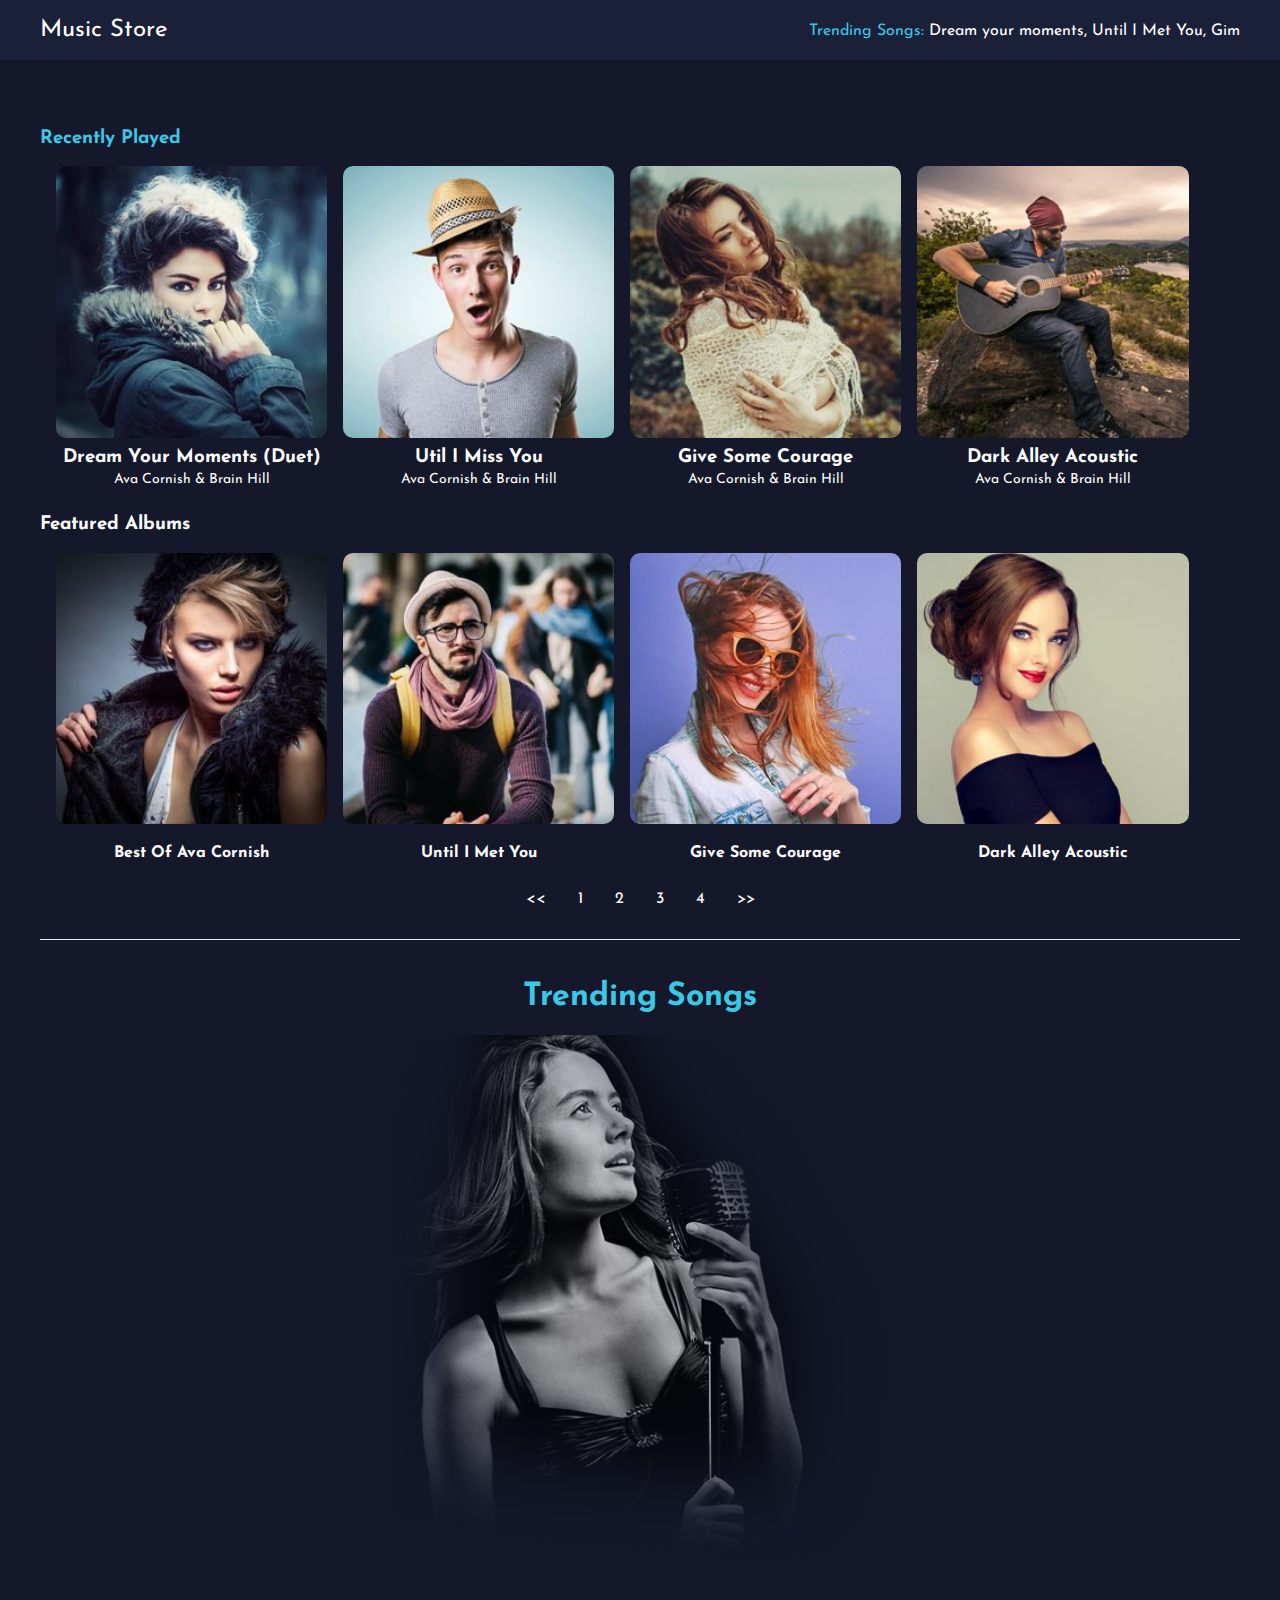
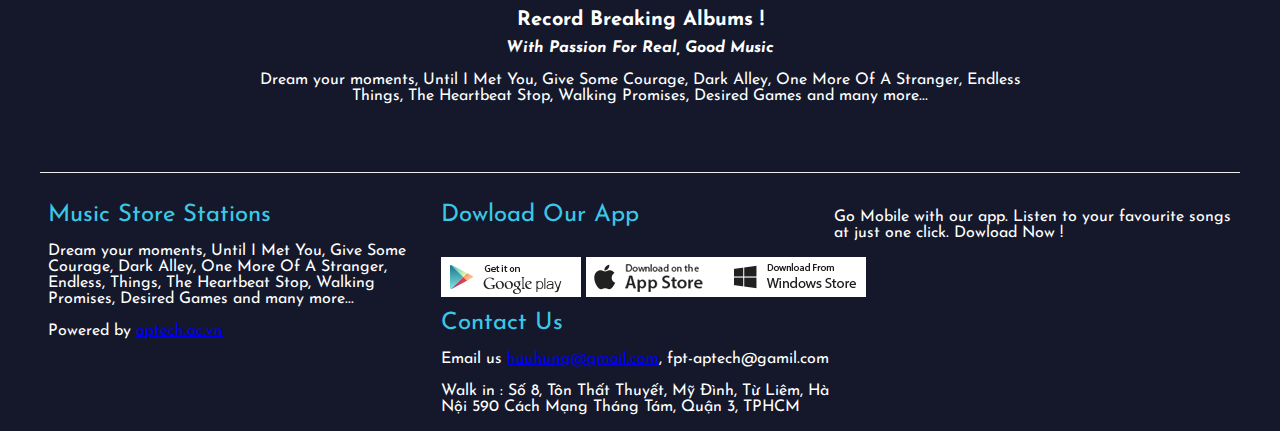
<file: index.html>
<!DOCTYPE html>
<html lang="en">
<head>
    <meta charset="UTF-8">
    <title>Music Store</title>
    <link href="https://fonts.googleapis.com/css2?family=Josefin+Sans:wght@400;500;600;700&display=swap" rel="stylesheet">
    <link rel="stylesheet" href="css/style.css">

</head>
<body>
<div class="top">
    <div class="header padding-16">
        <div class="logo">
            Music Store
        </div>
        <div class="ms_top_trend">
            <span class="ms-color">Trending Songs:</span> Dream your moments, Until I Met You, Gim
        </div>
    </div>
</div>
<div class="main">
    <div class="ms-heading">
        <h3 class="ms-color">Recently Played</h3>
    </div>
    <div class="row padding-16">
        <div class="item">
            <img src="img/r_music1.jpg" >
            <h3>Dream Your Moments (Duet)</h3>
            <p>Ava Cornish & Brain Hill</p>
        </div>
        <div class="item">
            <img src="img/r_music2.jpg" >
            <h3>Util I Miss You</h3>
            <p>Ava Cornish & Brain Hill</p>
        </div>
        <div class="item">
            <img src="img/r_music3.jpg" >
            <h3>Give Some Courage</h3>
            <p>Ava Cornish & Brain Hill</p>
        </div>
        <div class="item">
            <img src="img/r_music4.jpg" >
            <h3>Dark Alley Acoustic</h3>
            <p>Ava Cornish & Brain Hill</p>
        </div>
    </div>
    <div class="ms-heading">
        <h3>Featured Albums</h3>
    </div>
    <div class="row padding-16">
        <div class="item">
            <img src="img/song1.jpg" alt="Sanwitch">
            <h4>Best Of Ava Cornish</h4>
        </div>
        <div class="item">
            <img src="img/song2.jpg" alt="Sanwitch">
            <h4>Until I Met You</h4>
        </div>
        <div class="item">
            <img src="img/song3.jpg" alt="Sanwitch">
            <h4>Give Some Courage</h4>
        </div>
        <div class="item">
            <img src="img/song5.jpg" alt="Sanwitch">
            <h4>Dark Alley Acoustic</h4>
        </div>
    </div>
    <div class="row center padding-32">
        <div class="bar">
            <a href="#" class="bar-item button hover-black"><<</a>
            <a href="#" class="bar-item button black">1</a>
            <a href="#" class="bar-item button hover-black">2</a>
            <a href="#" class="bar-item button hover-black">3</a>
            <a href="#" class="bar-item button hover-black">4</a>
            <a href="#" class="bar-item button hover-black">>></a>
        </div>
    </div>
    <hr>
    <div class="about row center padding-32">
        <a href="detail.html" class="bar-item button hover-black"><h1 class="ms-color">Trending Songs</h1></a>
        <img src="img/banner.png" alt="Me" class="w3-image">
        <div class="padding-32">
            <h4>Record Breaking Albums !</h4>
            <h6><i>With Passion For Real, Good Music</i></h6>
            <p>Dream your moments, Until I Met You, Give Some Courage, Dark Alley, One More Of A Stranger, Endless<br>Things, The Heartbeat Stop, Walking Promises, Desired Games and many more...</p>
        </div>
    </div>
    <hr>
    <div class="footer row padding-32">
        <div class="third">
            <h3 class="ms-color">Music Store Stations</h3>
            <p>Dream your moments, Until I Met You, Give Some Courage, Dark Alley, One More Of A Stranger, Endless, Things, The Heartbeat Stop, Walking Promises, Desired Games and many more...
            </p>
            <p>
                Powered by <a href="#">aptech.ac.vn</a>
            </p>
        </div>
        <div class="third">
            <h3 class="ms-color">Dowload Our App</h3>
        </div>
        <p>Go Mobile with our app.
        Listen to your favourite songs at just one click. Dowload Now !
        </p>
        <a href="#"><img src="img/google_play.jpg" alt=""></a>
        <a href="#"><img src="img/app_store.jpg" alt=""></a><a href="#"><img src="img/windows.jpg" alt=""></a>
        <div class="third">
            <h3 class="ms-color">Contact Us</h3>
            <p><span class="con-title">Email us</span>
                <span><a href="#">huuhung@gmail.com</a>,
        fpt-aptech@gamil.com</span>
            </p>
            <p>
                <span class="con-title">Walk in :</span>
                <span>Số 8, Tôn Thất Thuyết, Mỹ Đình, Từ Liêm, Hà Nội</span>
                <span>590 Cách Mạng Tháng Tám, Quận 3, TPHCM</span>
            </p>
        </div>
    </div>
</div>
</body>
</html>
</file>
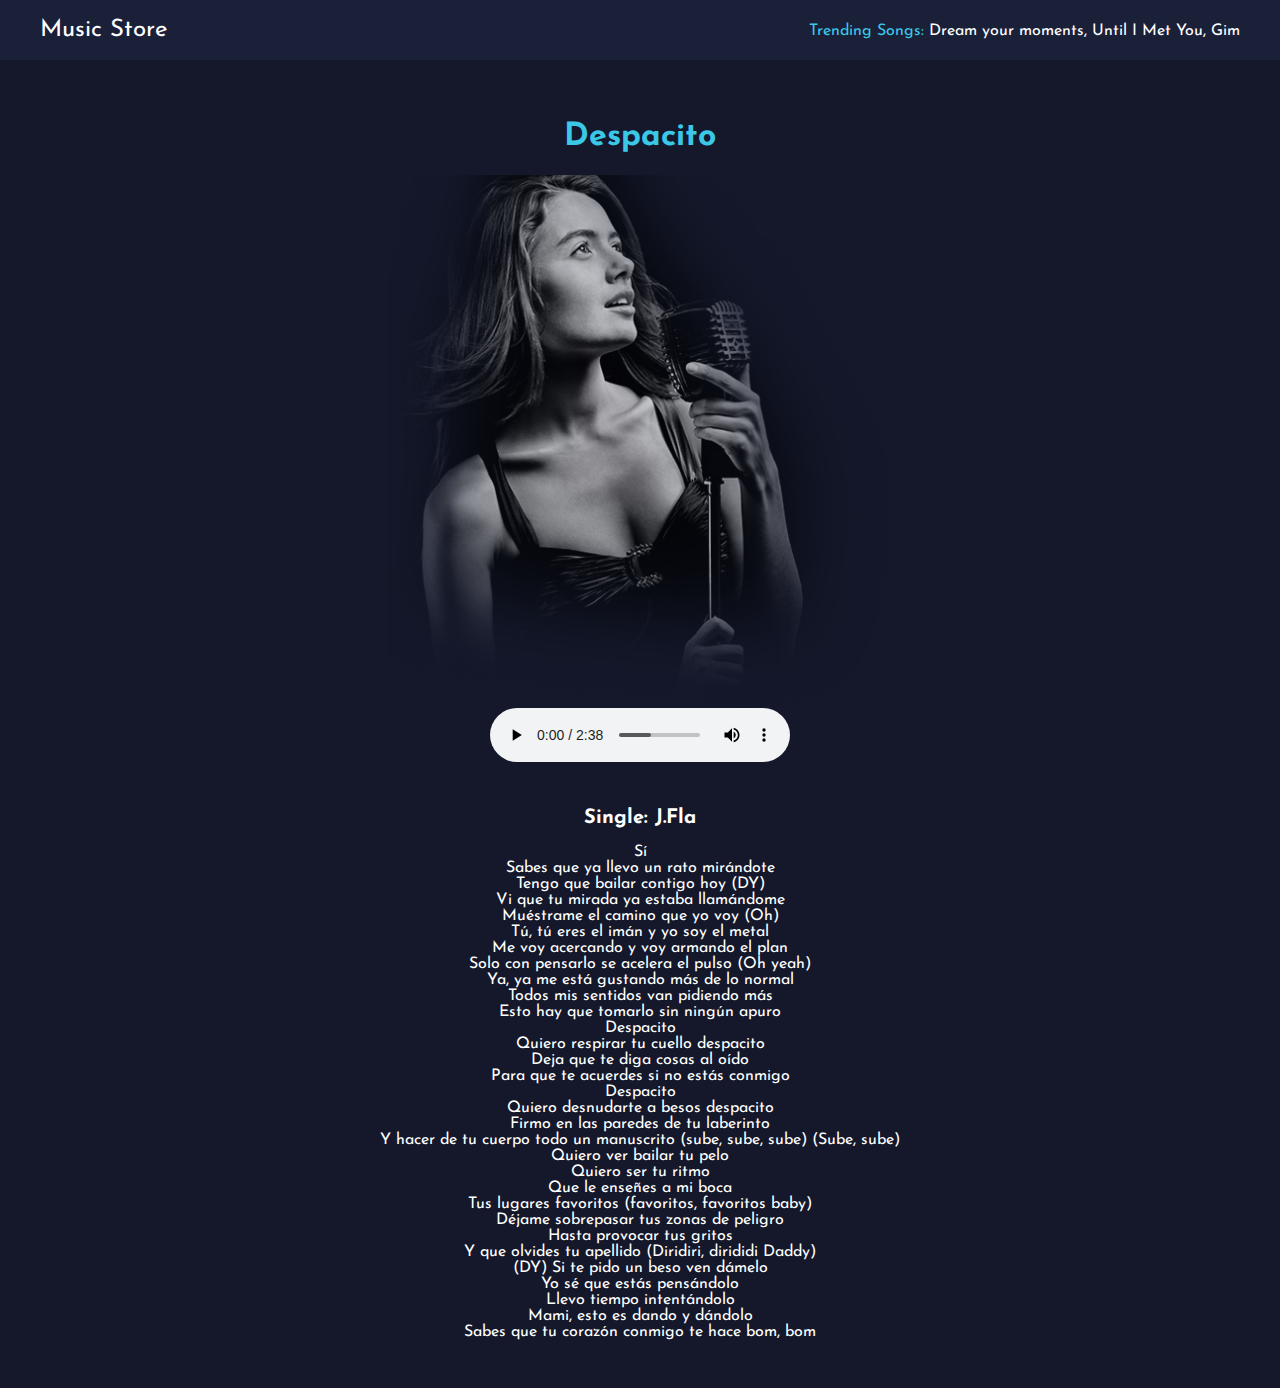
<file: detail.html>
<!DOCTYPE html>
<html lang="en">
<head>
    <meta charset="UTF-8">
    <title>Music Store</title>
    <link href="https://fonts.googleapis.com/css2?family=Josefin+Sans:wght@400;500;600;700&display=swap" rel="stylesheet">
    <link rel="stylesheet" href="css/style.css">
</head>
<body>
<div class="top">
    <div class="header padding-16">
        <div class="logo">
            Music Store
        </div>
        <div class="ms_top_trend">
            <span class="ms-color">Trending Songs:</span> Dream your moments, Until I Met You, Gim
        </div>
    </div>
</div>
<div class="main">
    <div class="about row center padding-32">
        <h1 class="ms-color">Despacito</h1>
        <img src="img/banner.png" alt="Me" class="w3-image">
        <audio src="audio/Despacito-J-Fla.mp3" controls></audio>
        <div class="padding-32">
            <h4>Single: J.Fla</h4>
            <p>
                Sí<br>
                Sabes que ya llevo un rato mirándote<br>
                Tengo que bailar contigo hoy (DY)<br>
                Vi que tu mirada ya estaba llamándome<br>
                Muéstrame el camino que yo voy (Oh)<br>

                Tú, tú eres el imán y yo soy el metal<br>
                Me voy acercando y voy armando el plan<br>
                Solo con pensarlo se acelera el pulso (Oh yeah)<br>

                Ya, ya me está gustando más de lo normal<br>
                Todos mis sentidos van pidiendo más<br>
                Esto hay que tomarlo sin ningún apuro<br>

                Despacito<br>
                Quiero respirar tu cuello despacito<br>
                Deja que te diga cosas al oído<br>
                Para que te acuerdes si no estás conmigo<br>

                Despacito<br>
                Quiero desnudarte a besos despacito<br>
                Firmo en las paredes de tu laberinto<br>
                Y hacer de tu cuerpo todo un manuscrito (sube, sube, sube)
                (Sube, sube)<br>

                Quiero ver bailar tu pelo<br>
                Quiero ser tu ritmo<br>
                Que le enseñes a mi boca<br>
                Tus lugares favoritos (favoritos, favoritos baby)<br>

                Déjame sobrepasar tus zonas de peligro<br>
                Hasta provocar tus gritos<br>
                Y que olvides tu apellido (Diridiri, dirididi Daddy)<br>

                (DY) Si te pido un beso ven dámelo<br>
                Yo sé que estás pensándolo<br>
                Llevo tiempo intentándolo<br>
                Mami, esto es dando y dándolo<br>
                Sabes que tu corazón conmigo te hace bom, bom<br>
            </p>
        </div>
    </div>
</div>
</body>
</html>
</file>
<file: css/style.css>
*{
    font-family: 'Josefin Sans', sans-serif;
}

html, body{
    font-weight: 400;
    line-height: 24x;
    color: #ffffff;
    background-color: #14182a;
    padding: 0;
    margin: 0;
}

.top{
    top: 0;
    position: fixed;
    width: 100%;
    z-index: 1;
    background-color: #1b2039;
    height: 60px;
}

.header{
    color: #fff;
    background-color: transparent;
    max-width: 1200px;
    margin: auto;
}

.logo{
    float: left;
    font-size: 24px;
    line-height: 28px;
}

.ms_top_trend{
    float: right;
    font-size: 16px;
    line-height: 30px;
}

.ms-color{
    color: #3bc8e7;
}

.padding-16{
    padding-top: 16px;
    padding-bottom: 16px;
}

.padding-32{
    padding-top: 32px;
    padding-bottom: 32px;
}

.main{
    max-width: 1200px;
    margin-top: 100px;
    margin-left: auto;
    margin-right: auto;
}

.center{
    text-align: center;
}

.row{
    padding: 0 8px;
}

.row:before{
    content: "";
    display: table;
    clear: both;
}

.ms-heading{
    float: left;
    width: 100%;
    margin-top: 10px;
}

.item{
    float: left;
    width: 22.9%;
    padding: 0 8px;
    text-align: center;
}

.item > img {
    width: 100%;
    vertical-align: middle;
    border-style: none;
    border-radius: 10px;
}

.item > h3{
    margin: 10px 0 5px;
}

.item>p{
    margin: 0 ;
    font-size: 14px;
}

.center .bar{
    display: inline-block;
    width: auto;
}

.bar{
    overflow: hidden;
}
.bar .button{
    white-space: normal;
}

.bar .bar-item{
    padding: 8px 16px;
    float: left;
    width: auto;
    border:none;
    display: block;
    outline: 0;
}

.button{
    text-align: center ;
    cursor: pointer;
    vertical-align: middle;
    text-decoration: none;
    overflow: hidden;
    color: inherit;
    background-color: inherit;
}

.black{
    color: #fff !important;
}

hr{
    border: 0;
    border-top: 1px solid #eee;
    margin: 20px 0;
    box-sizing: content-box;
    height: 0;
    overflow: visible;
}

.about{
    font-weight: 400;
}
.about h3{
    font-size: 24px;
    margin: 10px 0;
}

.about h4{
    font-size: 20px;
    margin: 10px 0;
}

.about h6{
    font-size: 16px;
    margin: 10px 0;
}

.about img{
    display: block;
    margin: auto;
    width: 800px;
    height: 533px;
    object-fit: contain;
}

.footer h3{
    font-size: 24px;
    font-weight: 400;
    margin: 10px 0;
}

.third{
    float: left;
    width: 33.2%;
}
</file>
